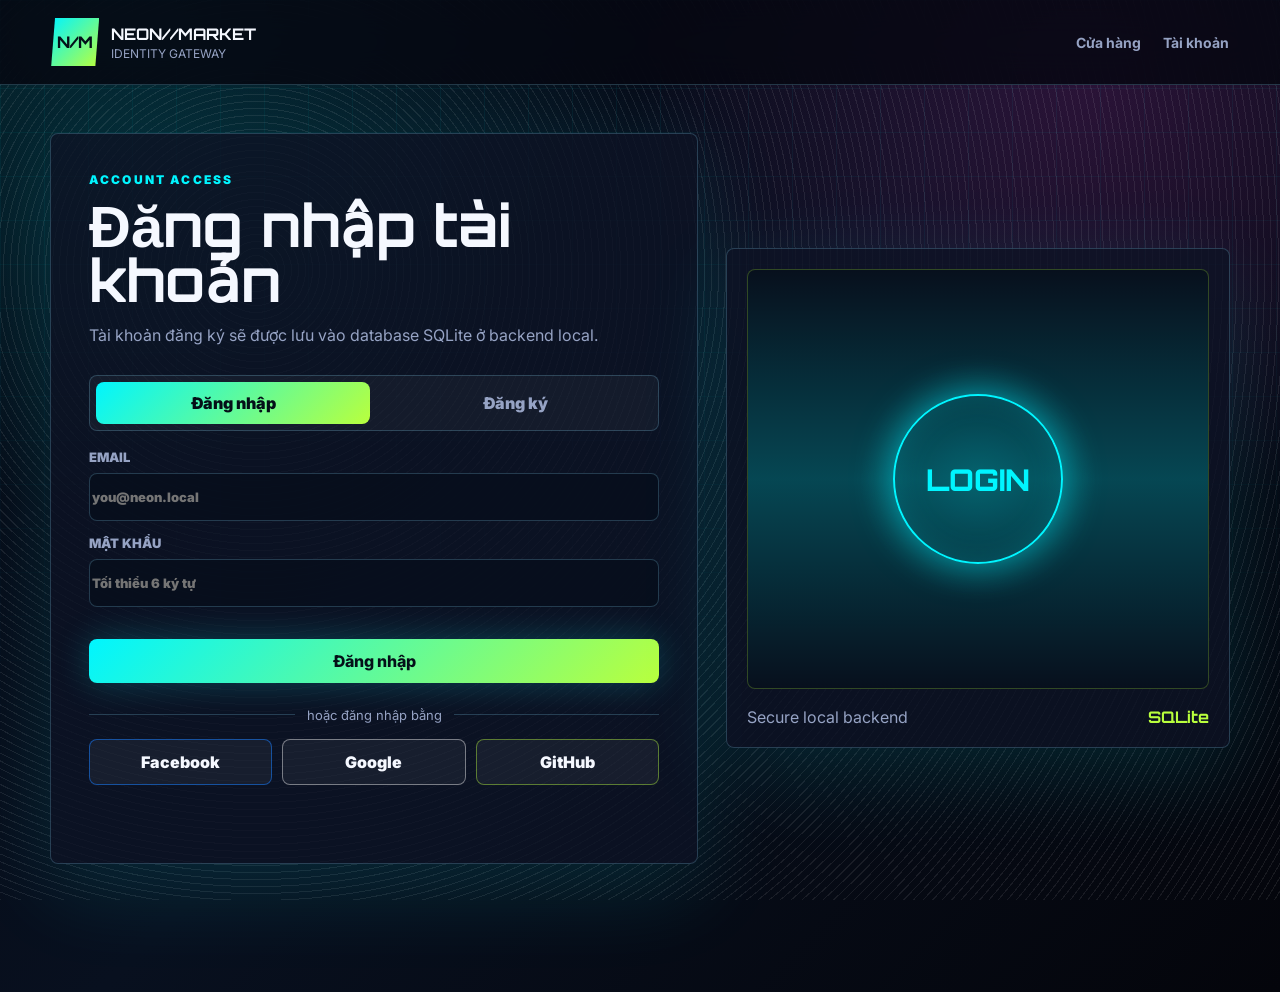
<file: login.html>
<!doctype html>
<html lang="vi">
  <head>
    <meta charset="UTF-8" />
    <meta name="viewport" content="width=device-width, initial-scale=1.0" />
    <title>Đăng nhập - NEON//MARKET</title>
    <link rel="preconnect" href="https://fonts.googleapis.com" />
    <link rel="preconnect" href="https://fonts.gstatic.com" crossorigin />
    <link href="https://fonts.googleapis.com/css2?family=Inter:wght@400;500;600;700;800&family=Orbitron:wght@600;700;800&display=swap" rel="stylesheet" />
    <link rel="stylesheet" href="styles.css" />
    <link rel="stylesheet" href="auth.css" />
  </head>
  <body>
    <div class="noise"></div>
    <header class="topbar">
      <a class="brand" href="/">
        <span class="brand-mark">N/M</span>
        <span>
          <strong>NEON//MARKET</strong>
          <small>identity gateway</small>
        </span>
      </a>
      <nav class="nav-links" aria-label="Điều hướng chính">
        <a href="/">Cửa hàng</a>
        <a href="/account">Tài khoản</a>
      </nav>
    </header>

    <main class="auth-shell">
      <section class="auth-card">
        <div>
          <p class="eyebrow">Account access</p>
          <h1>Đăng nhập tài khoản</h1>
          <p class="auth-copy">Tài khoản đăng ký sẽ được lưu vào database SQLite ở backend local.</p>
        </div>

        <div class="auth-tabs" role="tablist" aria-label="Chọn chế độ">
          <button class="is-active" type="button" data-tab="login">Đăng nhập</button>
          <button type="button" data-tab="register">Đăng ký</button>
        </div>

        <form class="auth-form is-active" id="loginForm">
          <label>
            Email
            <input name="email" type="email" autocomplete="email" required placeholder="you@neon.local" />
          </label>
          <label>
            Mật khẩu
            <input name="password" type="password" autocomplete="current-password" required minlength="6" placeholder="Tối thiểu 6 ký tự" />
          </label>
          <button class="checkout-btn" type="submit">Đăng nhập</button>
        </form>

        <form class="auth-form" id="registerForm">
          <label>
            Tên hiển thị
            <input name="name" type="text" autocomplete="name" required minlength="2" placeholder="Cyber Buyer" />
          </label>
          <label>
            Email
            <input name="email" type="email" autocomplete="email" required placeholder="you@neon.local" />
          </label>
          <label>
            Mật khẩu
            <input name="password" type="password" autocomplete="new-password" required minlength="6" placeholder="Tối thiểu 6 ký tự" />
          </label>
          <button class="checkout-btn" type="submit">Tạo tài khoản</button>
        </form>

        <div class="divider"><span>hoặc đăng nhập bằng</span></div>
        <div class="oauth-grid">
          <a class="oauth-btn facebook" href="/auth/facebook">Facebook</a>
          <a class="oauth-btn google" href="/auth/google">Google</a>
          <a class="oauth-btn github" href="/auth/github">GitHub</a>
        </div>

        <p class="auth-status" id="authStatus" role="status" aria-live="polite"></p>
      </section>

      <section class="auth-preview">
        <div class="screen">
          <div class="scanline"></div>
          <div class="core">LOGIN</div>
        </div>
        <div class="device-meta">
          <span>Secure local backend</span>
          <strong>SQLite</strong>
        </div>
      </section>
    </main>

    <script src="auth.js"></script>
  </body>
</html>
</file>
<file: styles.css>
:root {
  --bg: #050711;
  --panel: rgba(14, 20, 38, 0.78);
  --panel-strong: rgba(20, 31, 58, 0.94);
  --text: #f5f8ff;
  --muted: #96a3c4;
  --cyan: #00f5ff;
  --pink: #ff2bd6;
  --lime: #b9ff3d;
  --violet: #7c5cff;
  --line: rgba(139, 224, 255, 0.22);
  --shadow: 0 24px 90px rgba(0, 245, 255, 0.12);
}

* {
  box-sizing: border-box;
}

html {
  scroll-behavior: smooth;
}

body {
  min-height: 100vh;
  margin: 0;
  color: var(--text);
  font-family: Inter, system-ui, -apple-system, BlinkMacSystemFont, "Segoe UI", sans-serif;
  background:
    radial-gradient(circle at 10% 0%, rgba(0, 245, 255, 0.16), transparent 34%),
    radial-gradient(circle at 85% 8%, rgba(255, 43, 214, 0.14), transparent 32%),
    linear-gradient(135deg, #050711 0%, #08101f 48%, #04050b 100%);
  overflow-x: hidden;
}

body::before {
  position: fixed;
  inset: 0;
  z-index: -2;
  content: "";
  background-image:
    linear-gradient(rgba(0, 245, 255, 0.06) 1px, transparent 1px),
    linear-gradient(90deg, rgba(0, 245, 255, 0.06) 1px, transparent 1px);
  background-size: 44px 44px;
  mask-image: linear-gradient(to bottom, black, transparent 88%);
}

.noise {
  position: fixed;
  inset: 0;
  z-index: -1;
  pointer-events: none;
  opacity: 0.08;
  background-image: repeating-radial-gradient(circle at 20% 30%, #fff 0 1px, transparent 1px 7px);
  mix-blend-mode: screen;
}

a {
  color: inherit;
  text-decoration: none;
}

button,
input,
select {
  font: inherit;
}

.topbar {
  position: sticky;
  top: 0;
  z-index: 20;
  display: flex;
  align-items: center;
  justify-content: space-between;
  gap: 20px;
  padding: 18px clamp(18px, 4vw, 56px);
  border-bottom: 1px solid var(--line);
  background: rgba(5, 7, 17, 0.82);
  backdrop-filter: blur(18px);
}

.brand {
  display: inline-flex;
  align-items: center;
  gap: 12px;
}

.brand-mark {
  display: grid;
  width: 48px;
  height: 48px;
  place-items: center;
  color: #041018;
  font-family: Orbitron, sans-serif;
  font-weight: 800;
  background: linear-gradient(135deg, var(--cyan), var(--lime));
  clip-path: polygon(8% 0, 100% 0, 92% 100%, 0 100%);
  box-shadow: 0 0 28px rgba(0, 245, 255, 0.48);
}

.brand strong,
h1,
h2 {
  font-family: Orbitron, sans-serif;
  letter-spacing: 0;
}

.brand small {
  display: block;
  margin-top: 2px;
  color: var(--muted);
  font-size: 12px;
  text-transform: uppercase;
}

.nav-links {
  display: flex;
  gap: 22px;
  color: var(--muted);
  font-size: 14px;
  font-weight: 700;
}

.nav-links a:hover {
  color: var(--cyan);
}

.header-actions {
  display: inline-flex;
  align-items: center;
  gap: 10px;
}

.account-pill {
  display: inline-flex;
  min-height: 44px;
  align-items: center;
  padding: 0 14px;
  color: var(--lime);
  border: 1px solid rgba(185, 255, 61, 0.34);
  border-radius: 999px;
  background: rgba(185, 255, 61, 0.08);
  font-size: 14px;
  font-weight: 900;
}

.cart-pill,
.primary-btn,
.ghost-btn,
.checkout-btn {
  min-height: 44px;
  border: 0;
  color: var(--text);
  font-weight: 800;
  cursor: pointer;
}

.cart-pill {
  display: inline-flex;
  align-items: center;
  gap: 10px;
  padding: 0 16px;
  border: 1px solid rgba(0, 245, 255, 0.42);
  border-radius: 999px;
  background: rgba(0, 245, 255, 0.08);
}

.cart-pill strong {
  display: grid;
  min-width: 28px;
  height: 28px;
  place-items: center;
  color: #03121a;
  border-radius: 50%;
  background: var(--cyan);
}

main {
  width: min(1180px, calc(100% - 36px));
  margin: 0 auto 80px;
}

.hero {
  display: grid;
  grid-template-columns: minmax(0, 1.05fr) minmax(320px, 0.95fr);
  gap: 34px;
  align-items: center;
  min-height: calc(100vh - 86px);
  padding: 54px 0;
}

.eyebrow {
  margin: 0 0 10px;
  color: var(--cyan);
  font-size: 12px;
  font-weight: 900;
  letter-spacing: 0.18em;
  text-transform: uppercase;
}

h1 {
  max-width: 760px;
  margin: 0;
  font-size: clamp(40px, 7vw, 78px);
  line-height: 0.95;
}

h2 {
  margin: 0;
  font-size: clamp(24px, 3vw, 36px);
}

.hero-text {
  max-width: 650px;
  margin: 22px 0 0;
  color: var(--muted);
  font-size: 18px;
  line-height: 1.7;
}

.hero-actions,
.live-strip {
  display: flex;
  flex-wrap: wrap;
  gap: 12px;
  margin-top: 26px;
}

.primary-btn,
.ghost-btn,
.checkout-btn {
  display: inline-flex;
  align-items: center;
  justify-content: center;
  padding: 0 22px;
  border-radius: 8px;
}

.primary-btn,
.checkout-btn {
  color: #041018;
  background: linear-gradient(135deg, var(--cyan), var(--lime));
  box-shadow: 0 0 34px rgba(0, 245, 255, 0.22);
}

.ghost-btn {
  border: 1px solid rgba(255, 43, 214, 0.42);
  background: rgba(255, 43, 214, 0.08);
}

.live-strip span {
  padding: 12px 14px;
  color: var(--muted);
  border: 1px solid var(--line);
  border-radius: 8px;
  background: rgba(255, 255, 255, 0.04);
}

.live-strip b {
  color: var(--lime);
}

.hero-visual {
  position: relative;
  min-height: 540px;
}

.orb {
  position: absolute;
  border-radius: 50%;
  filter: blur(18px);
}

.orb-a {
  top: 40px;
  right: 38px;
  width: 170px;
  height: 170px;
  background: rgba(0, 245, 255, 0.34);
}

.orb-b {
  bottom: 40px;
  left: 34px;
  width: 220px;
  height: 220px;
  background: rgba(255, 43, 214, 0.22);
}

.device-card {
  position: absolute;
  inset: 48px 12px;
  display: flex;
  flex-direction: column;
  justify-content: space-between;
  padding: 24px;
  border: 1px solid rgba(0, 245, 255, 0.36);
  border-radius: 8px;
  background: linear-gradient(160deg, rgba(18, 28, 52, 0.94), rgba(3, 8, 18, 0.88));
  box-shadow: var(--shadow), inset 0 0 40px rgba(0, 245, 255, 0.08);
  transform: perspective(900px) rotateY(-8deg) rotateX(4deg);
}

.screen {
  position: relative;
  display: grid;
  min-height: 390px;
  place-items: center;
  overflow: hidden;
  border: 1px solid rgba(185, 255, 61, 0.24);
  border-radius: 8px;
  background:
    radial-gradient(circle, rgba(0, 245, 255, 0.16), transparent 38%),
    #07101d;
}

.screen-grid {
  position: absolute;
  inset: 18px;
  display: grid;
  grid-template-columns: repeat(4, 1fr);
  gap: 10px;
}

.screen-grid span {
  border: 1px solid rgba(0, 245, 255, 0.18);
  background: rgba(0, 245, 255, 0.04);
}

.scanline {
  position: absolute;
  inset: 0;
  background: linear-gradient(to bottom, transparent, rgba(0, 245, 255, 0.24), transparent);
  animation: scan 2.8s linear infinite;
}

.core {
  z-index: 1;
  display: grid;
  width: 170px;
  height: 170px;
  place-items: center;
  color: var(--cyan);
  font-family: Orbitron, sans-serif;
  font-size: 30px;
  font-weight: 800;
  border: 2px solid var(--cyan);
  border-radius: 50%;
  box-shadow: 0 0 38px rgba(0, 245, 255, 0.6), inset 0 0 30px rgba(0, 245, 255, 0.18);
}

.device-meta {
  display: flex;
  align-items: center;
  justify-content: space-between;
  gap: 12px;
  padding-top: 18px;
}

.device-meta span {
  color: var(--muted);
}

.device-meta strong {
  color: var(--lime);
  font-family: Orbitron, sans-serif;
}

.game-vault {
  min-height: 560px;
}

.vault-frame {
  position: absolute;
  inset: 44px 0 30px;
  display: grid;
  grid-template-rows: auto 1fr auto;
  gap: 18px;
  padding: 22px;
  border: 1px solid rgba(0, 245, 255, 0.36);
  border-radius: 8px;
  background:
    linear-gradient(145deg, rgba(0, 245, 255, 0.12), transparent 34%),
    linear-gradient(315deg, rgba(255, 43, 214, 0.18), transparent 46%),
    rgba(7, 12, 26, 0.92);
  box-shadow: var(--shadow), inset 0 0 60px rgba(0, 245, 255, 0.08);
  transform: perspective(980px) rotateY(-7deg) rotateX(4deg);
}

.vault-topline,
.vault-metrics {
  display: flex;
  align-items: center;
  justify-content: space-between;
  gap: 12px;
}

.vault-topline span {
  color: var(--muted);
  font-family: Orbitron, sans-serif;
  font-weight: 800;
}

.vault-topline strong {
  padding: 9px 12px;
  color: #041018;
  border-radius: 999px;
  background: var(--lime);
  box-shadow: 0 0 24px rgba(185, 255, 61, 0.4);
}

.cover-stack {
  position: relative;
  display: grid;
  min-height: 330px;
  place-items: center;
}

.cover-card {
  position: absolute;
  display: grid;
  width: 230px;
  height: 300px;
  align-content: end;
  gap: 8px;
  padding: 18px;
  border: 1px solid rgba(255, 255, 255, 0.16);
  border-radius: 8px;
  background:
    radial-gradient(circle at 30% 20%, rgba(255, 255, 255, 0.22), transparent 22%),
    linear-gradient(145deg, var(--cyan), var(--pink));
  box-shadow: 0 30px 80px rgba(0, 0, 0, 0.42);
}

.cover-card span {
  color: rgba(4, 16, 24, 0.72);
  font-family: Orbitron, sans-serif;
  font-weight: 900;
}

.cover-card strong {
  color: #041018;
  font-size: 30px;
  line-height: 1;
}

.cover-main {
  z-index: 3;
}

.cover-side {
  z-index: 2;
  transform: translateX(-130px) rotate(-12deg) scale(0.82);
  background: linear-gradient(145deg, var(--violet), var(--cyan));
}

.cover-side.alt {
  transform: translateX(132px) rotate(12deg) scale(0.82);
  background: linear-gradient(145deg, var(--pink), var(--lime));
}

.vault-metrics {
  display: grid;
  grid-template-columns: repeat(3, 1fr);
}

.vault-metrics div {
  display: grid;
  gap: 4px;
  padding: 12px;
  border: 1px solid var(--line);
  border-radius: 8px;
  background: rgba(255, 255, 255, 0.05);
}

.vault-metrics span {
  color: var(--muted);
  font-size: 12px;
}

.vault-metrics b {
  color: var(--lime);
  font-family: Orbitron, sans-serif;
}

.market-nav {
  display: grid;
  gap: 14px;
  margin: 0 0 28px;
  padding: 18px;
  border: 1px solid var(--line);
  border-radius: 8px;
  background: linear-gradient(135deg, rgba(0, 245, 255, 0.08), rgba(255, 43, 214, 0.08));
}

.brand-cloud,
.quick-categories,
.hot-searches {
  display: flex;
  flex-wrap: wrap;
  gap: 10px;
  align-items: center;
}

.brand-cloud span,
.quick-categories button,
.hot-searches button,
.section-link {
  min-height: 40px;
  padding: 0 14px;
  color: var(--text);
  border: 1px solid var(--line);
  border-radius: 999px;
  background: rgba(255, 255, 255, 0.05);
  font-weight: 900;
}

.brand-cloud span {
  color: var(--cyan);
  font-family: Orbitron, sans-serif;
}

.quick-categories button,
.hot-searches button,
.section-link {
  cursor: pointer;
}

.quick-categories button:hover,
.hot-searches button:hover,
.section-link:hover {
  color: #041018;
  background: var(--cyan);
}

.hot-searches span {
  color: var(--muted);
  font-weight: 900;
}

.storefront-sections {
  display: grid;
  gap: 28px;
  margin-bottom: 34px;
}

.store-section {
  display: grid;
  gap: 16px;
}

.section-head {
  display: flex;
  align-items: end;
  justify-content: space-between;
  gap: 18px;
}

.feature-rail {
  display: grid;
  grid-template-columns: 1.15fr repeat(3, minmax(0, 1fr));
  gap: 16px;
}

.toolbar {
  display: grid;
  grid-template-columns: 0.7fr 1.3fr;
  gap: 20px;
  align-items: end;
  padding: 26px 0;
}

.controls {
  display: grid;
  grid-template-columns: 1fr 180px 1fr;
  gap: 12px;
}

.search-box,
.select-box,
.range-box {
  display: grid;
  gap: 8px;
  min-width: 0;
  color: var(--muted);
  font-size: 12px;
  font-weight: 800;
  text-transform: uppercase;
}

input,
select {
  width: 100%;
  min-height: 48px;
  color: var(--text);
  border: 1px solid var(--line);
  border-radius: 8px;
  outline: 0;
  background: rgba(8, 14, 28, 0.86);
}

input[type="search"],
select {
  padding: 0 14px;
}

input:focus,
select:focus {
  border-color: var(--cyan);
  box-shadow: 0 0 0 3px rgba(0, 245, 255, 0.12);
}

input[type="range"] {
  accent-color: var(--cyan);
}

.deal-band {
  display: flex;
  align-items: center;
  justify-content: space-between;
  gap: 16px;
  margin: 8px 0 22px;
  padding: 16px 18px;
  border: 1px solid rgba(255, 43, 214, 0.34);
  border-radius: 8px;
  background: linear-gradient(90deg, rgba(255, 43, 214, 0.14), rgba(0, 245, 255, 0.08));
}

.pulse-dot {
  display: inline-block;
  width: 10px;
  height: 10px;
  margin-right: 10px;
  border-radius: 50%;
  background: var(--lime);
  box-shadow: 0 0 18px var(--lime);
}

.deal-band small {
  color: var(--cyan);
  font-family: Orbitron, sans-serif;
  font-size: 16px;
  font-weight: 800;
}

.product-grid {
  display: grid;
  grid-template-columns: repeat(3, minmax(0, 1fr));
  gap: 18px;
}

.product-card {
  position: relative;
  overflow: hidden;
  min-height: 486px;
  padding: 18px;
  border: 1px solid var(--line);
  border-radius: 8px;
  background: var(--panel);
  box-shadow: 0 18px 56px rgba(0, 0, 0, 0.28);
}

.product-card::before {
  position: absolute;
  inset: 0;
  content: "";
  background: linear-gradient(135deg, rgba(0, 245, 255, 0.12), transparent 40%, rgba(255, 43, 214, 0.1));
  opacity: 0;
  transition: opacity 180ms ease;
}

.product-card:hover::before {
  opacity: 1;
}

.product-art {
  position: relative;
  display: grid;
  height: 190px;
  place-items: center;
  overflow: hidden;
  border: 1px solid rgba(255, 255, 255, 0.08);
  border-radius: 8px;
  background: radial-gradient(circle, rgba(0, 245, 255, 0.16), rgba(6, 10, 20, 0.92) 58%);
}

.product-art::before {
  position: absolute;
  inset: 0;
  content: "";
  background:
    linear-gradient(135deg, rgba(255, 255, 255, 0.18), transparent 28%),
    repeating-linear-gradient(90deg, rgba(255, 255, 255, 0.06) 0 1px, transparent 1px 12px);
  opacity: 0.62;
}

.product-art span {
  position: relative;
  display: grid;
  width: 118px;
  height: 118px;
  place-items: center;
  color: #03121a;
  font-family: Orbitron, sans-serif;
  font-size: 34px;
  font-weight: 900;
  border-radius: 24px;
  background: linear-gradient(135deg, var(--cyan), var(--pink));
  box-shadow: 0 0 44px rgba(0, 245, 255, 0.38);
}

.product-art b {
  position: absolute;
  top: 12px;
  left: 12px;
  z-index: 1;
  padding: 7px 9px;
  color: #041018;
  border-radius: 999px;
  background: var(--lime);
  font-size: 12px;
  font-weight: 900;
}

.tag-row {
  position: relative;
  display: flex;
  justify-content: space-between;
  gap: 10px;
  margin: 16px 0 12px;
}

.tag,
.stock {
  padding: 7px 9px;
  border-radius: 999px;
  font-size: 12px;
  font-weight: 900;
}

.tag {
  color: var(--cyan);
  background: rgba(0, 245, 255, 0.1);
}

.stock {
  color: var(--lime);
  background: rgba(185, 255, 61, 0.1);
}

.product-card h3 {
  position: relative;
  margin: 0;
  font-size: 20px;
}

.product-card p {
  position: relative;
  min-height: 48px;
  color: var(--muted);
  line-height: 1.55;
}

.product-proof {
  position: relative;
  display: flex;
  flex-wrap: wrap;
  gap: 8px;
  margin-top: 14px;
}

.product-proof span {
  padding: 6px 8px;
  color: var(--muted);
  border: 1px solid rgba(255, 255, 255, 0.08);
  border-radius: 999px;
  background: rgba(255, 255, 255, 0.04);
  font-size: 12px;
  font-weight: 800;
}

.card-foot {
  position: relative;
  display: flex;
  align-items: center;
  justify-content: space-between;
  gap: 12px;
  margin-top: 18px;
}

.price-stack {
  position: relative;
  display: flex;
  flex-wrap: wrap;
  align-items: center;
  gap: 8px;
  margin-top: 14px;
}

.price {
  color: var(--lime);
  font-family: Orbitron, sans-serif;
  font-size: 20px;
  font-weight: 800;
}

.old-price {
  color: var(--muted);
  font-size: 13px;
  text-decoration: line-through;
}

.price-stack strong {
  padding: 5px 7px;
  color: #041018;
  border-radius: 999px;
  background: var(--pink);
  font-size: 12px;
  font-weight: 900;
}

.spotlight-card {
  min-height: 520px;
  background:
    linear-gradient(145deg, rgba(0, 245, 255, 0.16), rgba(255, 43, 214, 0.12)),
    var(--panel);
}

.spotlight-card .product-art {
  height: 230px;
}

.mini-card .product-proof span:last-child {
  display: none;
}

.card-actions {
  display: inline-flex;
  align-items: center;
  gap: 8px;
}

.detail-link {
  display: inline-flex;
  min-height: 42px;
  align-items: center;
  padding: 0 12px;
  color: var(--cyan);
  border: 1px solid var(--line);
  border-radius: 8px;
  background: rgba(0, 245, 255, 0.06);
  font-weight: 900;
}

.add-btn {
  min-height: 42px;
  padding: 0 14px;
  color: #03121a;
  border: 0;
  border-radius: 8px;
  background: var(--cyan);
  font-weight: 900;
  cursor: pointer;
}

.add-btn:disabled {
  cursor: not-allowed;
  opacity: 0.45;
}

.empty-state {
  grid-column: 1 / -1;
  padding: 44px 20px;
  color: var(--muted);
  text-align: center;
  border: 1px dashed var(--line);
  border-radius: 8px;
}

.cart-drawer {
  position: fixed;
  inset: 0;
  z-index: 40;
  pointer-events: none;
}

.cart-drawer.is-open {
  pointer-events: auto;
}

.drawer-backdrop {
  position: absolute;
  inset: 0;
  opacity: 0;
  background: rgba(0, 0, 0, 0.58);
  transition: opacity 180ms ease;
}

.cart-drawer.is-open .drawer-backdrop {
  opacity: 1;
}

.drawer-panel {
  position: absolute;
  top: 0;
  right: 0;
  display: flex;
  width: min(450px, 100%);
  height: 100%;
  flex-direction: column;
  padding: 22px;
  border-left: 1px solid var(--line);
  background: var(--panel-strong);
  box-shadow: -24px 0 80px rgba(0, 0, 0, 0.4);
  transform: translateX(102%);
  transition: transform 220ms ease;
}

.cart-drawer.is-open .drawer-panel {
  transform: translateX(0);
}

.drawer-head {
  display: flex;
  align-items: center;
  justify-content: space-between;
  gap: 16px;
  margin-bottom: 18px;
}

.icon-btn {
  width: 42px;
  height: 42px;
  color: var(--text);
  border: 1px solid var(--line);
  border-radius: 8px;
  background: rgba(255, 255, 255, 0.04);
  cursor: pointer;
}

.cart-items {
  display: grid;
  gap: 12px;
  overflow: auto;
  padding-right: 4px;
}

.cart-item {
  display: grid;
  grid-template-columns: 1fr auto;
  gap: 12px;
  padding: 14px;
  border: 1px solid var(--line);
  border-radius: 8px;
  background: rgba(255, 255, 255, 0.04);
}

.cart-item h3 {
  margin: 0 0 6px;
  font-size: 15px;
}

.cart-item span {
  color: var(--muted);
  font-size: 13px;
}

.qty {
  display: inline-flex;
  align-items: center;
  gap: 8px;
  margin-top: 10px;
}

.qty button {
  width: 30px;
  height: 30px;
  color: var(--text);
  border: 1px solid var(--line);
  border-radius: 8px;
  background: rgba(0, 245, 255, 0.08);
  cursor: pointer;
}

.remove-btn {
  color: var(--pink);
  border: 0;
  background: transparent;
  cursor: pointer;
}

.cart-empty {
  display: grid;
  gap: 8px;
  padding: 22px;
  color: var(--muted);
  text-align: center;
  border: 1px dashed var(--line);
  border-radius: 8px;
}

.cart-empty strong {
  color: var(--text);
}

.summary {
  display: grid;
  gap: 12px;
  margin-top: auto;
  padding-top: 20px;
}

.summary div {
  display: flex;
  justify-content: space-between;
  color: var(--muted);
}

.summary b {
  color: var(--text);
}

.summary .total {
  padding-top: 14px;
  color: var(--text);
  border-top: 1px solid var(--line);
  font-size: 20px;
}

.summary .total b {
  color: var(--lime);
  font-family: Orbitron, sans-serif;
}

.checkout-btn {
  width: 100%;
  margin-top: 18px;
}

.checkout-form {
  display: grid;
  gap: 12px;
  margin-top: 16px;
}

.checkout-form label {
  display: grid;
  gap: 7px;
  color: var(--muted);
  font-size: 12px;
  font-weight: 900;
  text-transform: uppercase;
}

.checkout-form .checkout-btn {
  margin-top: 4px;
}

.order-list {
  display: grid;
  gap: 12px;
  margin-top: 24px;
}

.order-card {
  padding: 16px;
  border: 1px solid var(--line);
  border-radius: 8px;
  background: rgba(255, 255, 255, 0.04);
}

.order-card header {
  display: flex;
  align-items: center;
  justify-content: space-between;
  gap: 14px;
  margin-bottom: 12px;
}

.order-card h3 {
  margin: 0;
}

.order-status {
  color: #041018;
  padding: 6px 9px;
  border-radius: 999px;
  background: var(--lime);
  font-size: 12px;
  font-weight: 900;
}

.order-card ul {
  display: grid;
  gap: 6px;
  margin: 10px 0;
  padding-left: 18px;
  color: var(--muted);
}

.order-card footer {
  display: flex;
  justify-content: space-between;
  gap: 14px;
  padding-top: 12px;
  border-top: 1px solid var(--line);
}

.product-detail-shell {
  display: grid;
  min-height: calc(100vh - 86px);
  align-items: center;
  padding: 44px 0;
}

.product-detail {
  display: grid;
  grid-template-columns: minmax(280px, 0.85fr) minmax(320px, 1fr);
  gap: 24px;
  align-items: stretch;
}

.product-hero-art,
.product-info-panel {
  border: 1px solid var(--line);
  border-radius: 8px;
  background: var(--panel);
  box-shadow: var(--shadow);
}

.product-hero-art {
  display: grid;
  min-height: 560px;
  place-items: center;
  background:
    radial-gradient(circle, rgba(0, 245, 255, 0.2), transparent 42%),
    linear-gradient(145deg, rgba(255, 43, 214, 0.14), rgba(6, 10, 20, 0.92));
}

.product-hero-art span {
  display: grid;
  width: min(280px, 60%);
  aspect-ratio: 1;
  place-items: center;
  color: #03121a;
  border-radius: 34px;
  background: linear-gradient(135deg, var(--cyan), var(--pink));
  box-shadow: 0 0 74px rgba(0, 245, 255, 0.4);
  font-family: Orbitron, sans-serif;
  font-size: clamp(54px, 8vw, 110px);
  font-weight: 900;
}

.product-info-panel {
  padding: clamp(22px, 4vw, 38px);
}

.product-info-panel h1 {
  font-size: clamp(34px, 5vw, 58px);
}

.detail-proof {
  margin: 22px 0;
}

.detail-price {
  display: block;
  color: var(--lime);
  font-family: Orbitron, sans-serif;
  font-size: clamp(28px, 4vw, 46px);
}

.detail-actions {
  display: flex;
  flex-wrap: wrap;
  gap: 12px;
  margin-top: 22px;
}

.detail-actions button:disabled {
  cursor: not-allowed;
  opacity: 0.45;
}

.detail-specs {
  margin-top: 28px;
}

.detail-specs h2 {
  font-size: 22px;
}

.detail-specs ul {
  display: grid;
  gap: 10px;
  margin: 14px 0 0;
  padding-left: 20px;
  color: var(--muted);
}

.admin-shell {
  display: grid;
  gap: 22px;
  padding: 44px 0;
}

.admin-head {
  padding: clamp(22px, 4vw, 34px);
  border: 1px solid var(--line);
  border-radius: 8px;
  background: var(--panel);
}

.admin-head h1 {
  margin: 0;
  font-size: clamp(34px, 5vw, 58px);
}

.admin-summary {
  display: grid;
  grid-template-columns: repeat(4, minmax(0, 1fr));
  gap: 12px;
}

.admin-summary article,
.admin-section {
  border: 1px solid var(--line);
  border-radius: 8px;
  background: var(--panel);
}

.admin-summary article {
  display: grid;
  gap: 10px;
  padding: 18px;
}

.admin-summary span,
.admin-row span {
  color: var(--muted);
}

.admin-summary strong {
  color: var(--lime);
  font-family: Orbitron, sans-serif;
  font-size: 26px;
}

.admin-section {
  padding: 20px;
}

.section-title {
  display: flex;
  align-items: center;
  justify-content: space-between;
  gap: 16px;
  margin-bottom: 16px;
}

.admin-table {
  display: grid;
  gap: 10px;
}

.admin-row {
  display: grid;
  grid-template-columns: minmax(220px, 1fr) auto;
  gap: 12px;
  align-items: center;
  padding: 14px;
  border: 1px solid var(--line);
  border-radius: 8px;
  background: rgba(255, 255, 255, 0.04);
}

.admin-row > div:first-child {
  display: grid;
  gap: 5px;
}

.inventory-controls {
  display: grid;
  grid-template-columns: 90px 150px auto;
  gap: 8px;
  align-items: center;
}

.toast {
  position: fixed;
  right: 18px;
  bottom: 18px;
  z-index: 60;
  max-width: min(360px, calc(100% - 36px));
  padding: 14px 16px;
  color: #041018;
  border-radius: 8px;
  background: linear-gradient(135deg, var(--cyan), var(--lime));
  box-shadow: 0 18px 60px rgba(0, 245, 255, 0.2);
  opacity: 0;
  transform: translateY(12px);
  transition: opacity 180ms ease, transform 180ms ease;
  font-weight: 900;
}

.toast.is-visible {
  opacity: 1;
  transform: translateY(0);
}

@keyframes scan {
  from {
    transform: translateY(-100%);
  }
  to {
    transform: translateY(100%);
  }
}

@media (max-width: 920px) {
  .nav-links {
    display: none;
  }

  .hero,
  .toolbar,
  .product-detail {
    grid-template-columns: 1fr;
  }

  .hero {
    min-height: auto;
  }

  .hero-visual {
    min-height: 430px;
  }

  .vault-frame {
    inset: 18px 0;
    transform: none;
  }

  .feature-rail {
    grid-template-columns: repeat(2, minmax(0, 1fr));
  }

  .product-grid,
  .controls {
    grid-template-columns: repeat(2, minmax(0, 1fr));
  }

  .admin-summary {
    grid-template-columns: repeat(2, minmax(0, 1fr));
  }

  .admin-row,
  .inventory-controls {
    grid-template-columns: 1fr;
  }

  .range-box {
    grid-column: 1 / -1;
  }
}

@media (max-width: 620px) {
  .topbar {
    gap: 12px;
    padding: 14px 16px;
  }

  .brand small,
  .cart-pill span,
  .account-pill {
    display: none;
  }

  main {
    width: min(100% - 28px, 1180px);
  }

  h1 {
    font-size: 38px;
  }

  .hero-visual {
    min-height: 350px;
  }

  .vault-frame {
    padding: 16px;
  }

  .cover-stack {
    min-height: 240px;
  }

  .cover-card {
    width: 175px;
    height: 230px;
  }

  .cover-side {
    transform: translateX(-74px) rotate(-10deg) scale(0.72);
  }

  .cover-side.alt {
    transform: translateX(76px) rotate(10deg) scale(0.72);
  }

  .vault-metrics,
  .feature-rail {
    grid-template-columns: 1fr;
  }

  .section-head {
    align-items: flex-start;
    flex-direction: column;
  }

  .device-card {
    inset: 28px 0;
    transform: none;
  }

  .screen {
    min-height: 250px;
  }

  .product-grid,
  .controls,
  .admin-summary {
    grid-template-columns: 1fr;
  }

  .product-hero-art {
    min-height: 320px;
  }

  .deal-band {
    align-items: flex-start;
    flex-direction: column;
  }
}
</file>
<file: auth.css>
.auth-shell,
.account-shell {
  display: grid;
  min-height: calc(100vh - 86px);
  align-items: center;
  gap: 28px;
  padding: 48px 0;
}

.auth-shell {
  grid-template-columns: minmax(320px, 0.9fr) minmax(300px, 0.7fr);
}

.auth-card,
.auth-preview,
.account-panel {
  border: 1px solid var(--line);
  border-radius: 8px;
  background: var(--panel);
  box-shadow: var(--shadow);
}

.auth-card,
.account-panel {
  padding: clamp(22px, 4vw, 38px);
}

.auth-card h1,
.account-panel h1 {
  margin: 0;
  font-size: clamp(34px, 5vw, 58px);
}

.auth-copy {
  max-width: 560px;
  color: var(--muted);
  line-height: 1.6;
}

.auth-tabs {
  display: grid;
  grid-template-columns: 1fr 1fr;
  gap: 8px;
  margin: 26px 0 18px;
  padding: 6px;
  border: 1px solid var(--line);
  border-radius: 8px;
  background: rgba(255, 255, 255, 0.04);
}

.auth-tabs button {
  min-height: 42px;
  color: var(--muted);
  border: 0;
  border-radius: 8px;
  background: transparent;
  font-weight: 900;
  cursor: pointer;
}

.auth-tabs button.is-active {
  color: #041018;
  background: linear-gradient(135deg, var(--cyan), var(--lime));
}

.auth-form {
  display: none;
  gap: 14px;
}

.auth-form.is-active {
  display: grid;
}

.auth-form label {
  display: grid;
  gap: 8px;
  color: var(--muted);
  font-size: 13px;
  font-weight: 900;
  text-transform: uppercase;
}

.divider {
  display: flex;
  align-items: center;
  gap: 12px;
  margin: 24px 0 16px;
  color: var(--muted);
  font-size: 13px;
}

.divider::before,
.divider::after {
  flex: 1;
  height: 1px;
  content: "";
  background: var(--line);
}

.oauth-grid {
  display: grid;
  grid-template-columns: repeat(3, 1fr);
  gap: 10px;
}

.oauth-btn {
  display: grid;
  min-height: 46px;
  place-items: center;
  border: 1px solid var(--line);
  border-radius: 8px;
  background: rgba(255, 255, 255, 0.05);
  font-weight: 900;
}

.oauth-btn.facebook {
  border-color: rgba(24, 119, 242, 0.58);
}

.oauth-btn.google {
  border-color: rgba(255, 255, 255, 0.42);
}

.oauth-btn.github {
  border-color: rgba(185, 255, 61, 0.42);
}

.auth-status {
  min-height: 22px;
  margin: 18px 0 0;
  color: var(--lime);
  font-weight: 800;
}

.auth-preview {
  padding: 20px;
}

.auth-preview .screen {
  min-height: 420px;
}

.account-shell {
  grid-template-columns: 1fr;
}

.account-panel {
  width: min(760px, 100%);
  margin: 0 auto;
}

.account-grid {
  display: grid;
  gap: 12px;
  margin-top: 24px;
}

.account-row {
  display: flex;
  justify-content: space-between;
  gap: 18px;
  padding: 16px;
  border: 1px solid var(--line);
  border-radius: 8px;
  background: rgba(255, 255, 255, 0.04);
}

.account-row span {
  color: var(--muted);
}

.account-row strong {
  text-align: right;
}

.account-actions {
  display: flex;
  flex-wrap: wrap;
  gap: 12px;
  margin-top: 24px;
}

.skeleton {
  height: 56px;
  border-radius: 8px;
  background: linear-gradient(90deg, rgba(255, 255, 255, 0.06), rgba(0, 245, 255, 0.16), rgba(255, 255, 255, 0.06));
  background-size: 220% 100%;
  animation: shimmer 1.2s linear infinite;
}

@keyframes shimmer {
  to {
    background-position: -220% 0;
  }
}

@media (max-width: 860px) {
  .auth-shell {
    grid-template-columns: 1fr;
  }

  .auth-preview .screen {
    min-height: 260px;
  }
}

@media (max-width: 560px) {
  .oauth-grid,
  .account-row {
    grid-template-columns: 1fr;
  }

  .oauth-grid {
    display: grid;
  }

  .account-row {
    display: grid;
  }

  .account-row strong {
    text-align: left;
  }
}
</file>
